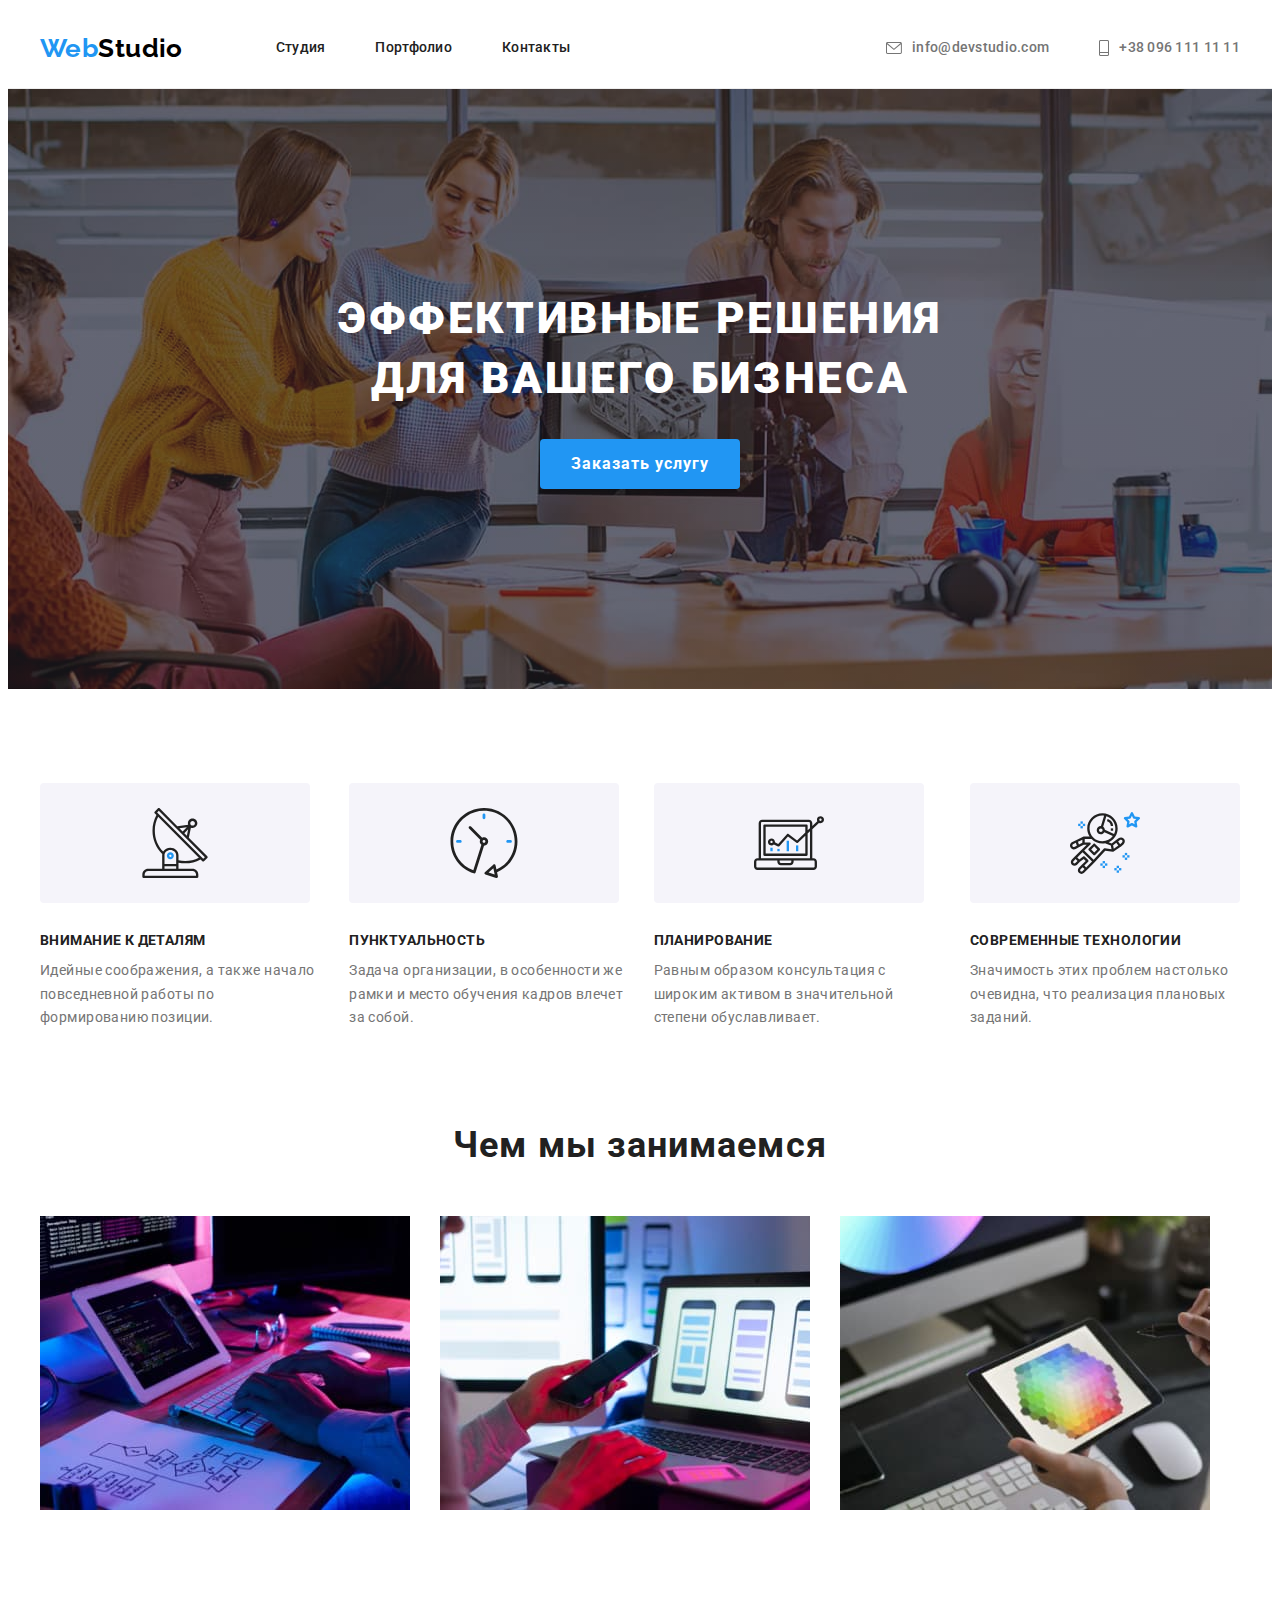
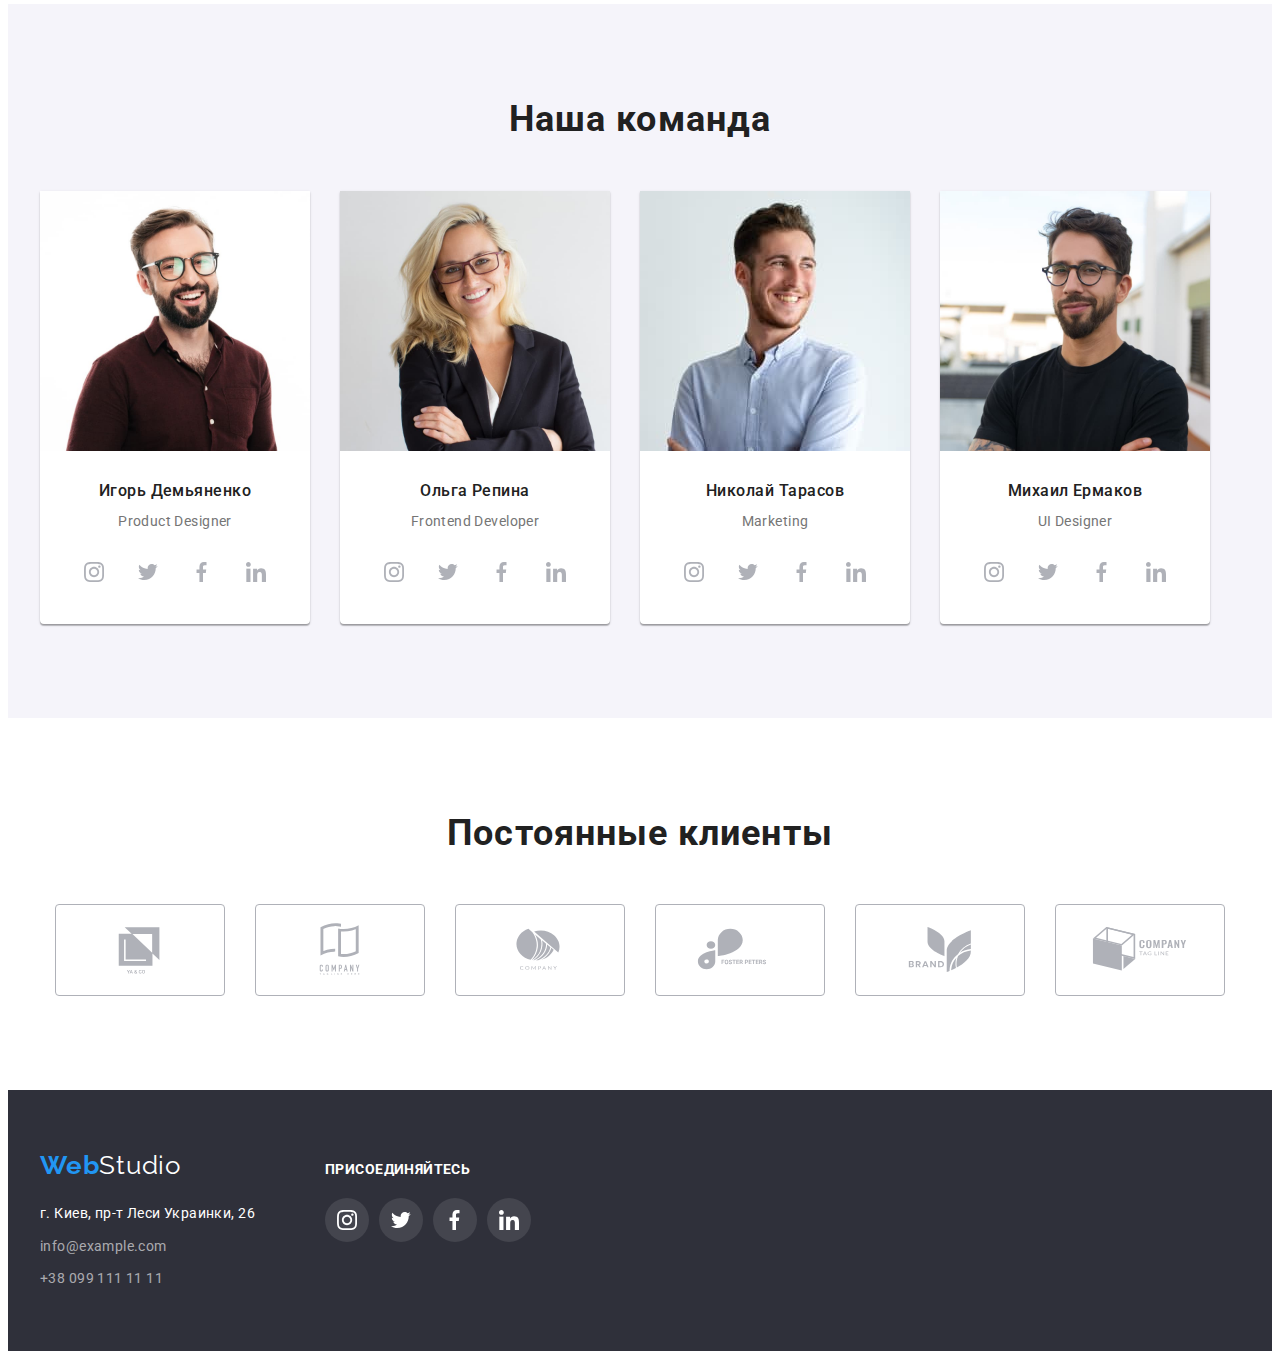
<file: index.html>
<!DOCTYPE html>
<html lang="ru">

<head>
    <meta charset="UTF-8">
    <meta http-equiv="X-UA-Compatible" content="IE=edge">
    <meta name="viewport" content="width=device-width, initial-scale=1.0">
    <title>Document</title>
    <link rel="preconnect" href="https://fonts.googleapis.com">
    <link rel="preconnect" href="https://fonts.gstatic.com" crossorigin>
    <link href="https://fonts.googleapis.com/css2?family=Raleway:wght@700&family=Roboto:wght@400;500;700;900&display=swap"
        rel="stylesheet">
       <link rel="stylesheet" href="https://cdnjs.cloudflare.com/ajax/libs/modern-normalize/1.1.0/modern-normalize.min.css" integrity="sha512-wpPYUAdjBVSE4KJnH1VR1HeZfpl1ub8YT/NKx4PuQ5NmX2tKuGu6U/JRp5y+Y8XG2tV+wKQpNHVUX03MfMFn9Q==" crossorigin="anonymous" referrerpolicy="no-referrer" />
    <link rel="stylesheet" href="./css/styles.css"/>
</head>
<body>
    <header class="header">
        <div class="container header-container">
        <nav class="header-navigation"> 
            <a href="/" class="header-logo link">
               Web<span class="logo-blak">Studio</span> </a>
            <ul class="header-list" >
                <li class="header-item"><a class="link header-link" href="">Студия</a></li>
                <li class="header-item"><a class="link header-link" href="./portfolio.html">Портфолио</a></li>
                <li class="header-item"><a class="link header-link" href="">Контакты</a></li>
            </ul>
        </nav>
        <ul class="header-list">
            <li class="list-contact"><a class="link header-contact" href="mailto:info@devstudio.com">
                <svg class="header-icon" width="16" height="12">
                <use href="./images/icons.svg#icon-envelope1">
            </use>
            </svg>
                  info@devstudio.com</a>
           </li>
           
           
            <li class="list-contact"><a class="link header-contact"href="tel:+380961111111">
                <svg class="header-icon"width="10" height="16">
                    <use href="./images/icons.svg#icon-Vectorhover">
                    </use>
                    </svg>
                +38 096 111 11 11</a>
            </li>
            </div>
        </ul>
        </header>
    <main>
         <section class=" hero">
             <div class="container ">
                <h1 class="hero-title">Эффективные решения<br> для вашего бизнеса</h1>
                <button class="hero-btn"type="button">Заказать услугу</button>
             </div>
        </section>
        <section class="section">
            <div class="container">
            <h2 class="visually-hidden">Особенности</h2>
            <ul class="features-list">
               
                <li class="features-item">
                    <div class="features-icons-svg">
                    <svg class="features-icons">
                        <use href="./images/icons.svg#icon-antenna">
                        </use>
                    </svg>
                    </div>
                    <h3 class="features-title">Внимание к деталям</h3>
                    <p>Идейные соображения, а также начало повседневной работы по формированию позиции.</p>
                </li>
                <li class="features-item">
                    <div class="features-icons-svg">
                    <svg class="features-icons">
                        <use href="./images/icons.svg#icon-clock">
                        </use>
                    </svg>
                </div>
                    <h3 class="features-title">Пунктуальность</h3>
                    <p>Задача организации, в особенности же рамки и место обучения кадров влечет за собой.</p>
                </li>
                <li class="features-item">
                    <div class="features-icons-svg">
                    <svg class="features-icons">
                        <use href="./images/icons.svg#icon-diagram">
                        </use>
                    </svg>
                    </div>
                    <h3 class="features-title">Планирование</h3>
                    <p class="features-text">Равным образом консультация с широким активом в значительной степени обуславливает.</p>

                </li>
                <li class="features-item">
                    <div class="features-icons-svg">
                    <svg class="features-icons">
                        <use href="./images/icons.svg#icon-astronaut">
                        </use>
                    </svg>
                    </div>
                    <h3 class="features-title">Современные технологии</h3>
                    <p>Значимость этих проблем настолько очевидна, что реализация плановых заданий.</p>

                </li>
            </ul>
            </div>
             </section>
        <section class="section work-section">
            <div class="container">
            <h2 class="work-title">Чем мы занимаемся</h2>
            <ul class="work-list">
                <li class="work-item">
                    <img src="./images/img1.jpg" alt="вёрстка" width="370" height="294" />
                </li>
                <li class="work-item">
                    <img src="./images/img2.jpg" alt="программа для телефона" width="370" height="294" />
                </li>
                <li class="work-item">
                    <img src="./images/img3.jpg" alt="игра" width="370" height="294" />
                </li>
            </ul>
            </div>
        </section>
        <section class="section team-section">
            <div class="container">
            <h2 class="team-title">Наша команда</h2>
            <ul class=" team-list">
                <li class="team-item">
                    <img src="./images/photo.img1.jpg" alt="фото" width="270" height="260" />
                    <div class="container-name">
                    <h3 class="team-item-name">Игорь Демьяненко</h3>
                    <p class="team-text">Product Designer</p>

                    <ul class="team-contacts-list">
                        <li class="team-contacts">
                            <a class= "team-social-link" href="" ><svg class="team-social-link-icon" width="20" height="20">
                                <use href="./images/icons.svg#icon-instagram"></use>
                            </svg></a>
                            
                        </li>
                        <li class="team-contacts">
                            <a class="team-social-link" href=""><svg class="team-social-link-icon" width="20" height="20">
                                <use href="./images/icons.svg#icon-Vector"></use>
                            </svg></a>
                            </li>

                        <li class="team-contacts">
                            <a class= "team-social-link" href="" ><svg class="team-social-link-icon" width="20" height="20">
                                <use href="./images/icons.svg#icon-fecebook"></use>
                            </svg></a>
                            </li>

                        <li class="team-contacts">
                            <a class= "team-social-link" href="" ><svg class="team-social-link-icon" width="20" height="20">
                                <use href="./images/icons.svg#icon-linkedin"></use>
                            </svg></a>
                            </li>
                    </ul>
                    </div>
                </li>
                    <li class="team-item">
                    <img src="./images/photo.img2.jpg" alt="фото" width="270" height="260" />
                    <div class="container-name">
                    <h3 class="team-item-name">Ольга Репина</h3>
                    <p class="team-text">Frontend Developer</p>
                    <ul class="team-contacts-list">
                        <li class="team-contacts">
                            <a class="team-social-link" href=""><svg class="team-social-link-icon" width="20" height="20">
                                    <use href="./images/icons.svg#icon-instagram"></use>
                                </svg></a>
                    </li>
                    <li class="team-contacts">
                        <a class="team-social-link" href=""><svg class="team-social-link-icon" width="20" height="20">
                                <use href="./images/icons.svg#icon-Vector"></use>
                            </svg></a>
                    </li>
                    <li class="team-contacts">
                        <a class="team-social-link" href=""><svg class="team-social-link-icon" width="20" height="20">
                                <use href="./images/icons.svg#icon-fecebook"></use>
                            </svg></a>
                    </li>
                    <li class="team-contacts">
                        <a class="team-social-link" href=""><svg class="team-social-link-icon" width="20" height="20">
                                <use href="./images/icons.svg#icon-linkedin"></use>
                            </svg></a>
                    </li>
                    </ul>

                    </div>
                </li>
                <li class="team-item">
                    <img src="./images/photo.img3.jpg" alt="фото" width="270" height="260" />
                    <div class="container-name">
                    <h3 class="team-item-name">Николай Тарасов</h3>
                    <p class="team-text">Marketing</p>
                    <ul class="team-contacts-list">
                        <li class="team-contacts">
                            <a class="team-social-link" href=""><svg class="team-social-link-icon" width="20" height="20">
                                    <use href="./images/icons.svg#icon-instagram"></use>
                                </svg></a>
                       </li>
                        <li class="team-contacts">
                            <a class="team-social-link" href=""><svg class="team-social-link-icon" width="20" height="20">
                                    <use href="./images/icons.svg#icon-Vector"></use>
                                </svg></a>
                        </li>
                        <li class="team-contacts">
                            <a class="team-social-link" href=""><svg class="team-social-link-icon" width="20" height="20">
                                    <use href="./images/icons.svg#icon-fecebook"></use>
                                </svg></a>
                        </li>
                        <li class="team-contacts">
                            <a class="team-social-link" href=""><svg class="team-social-link-icon" width="20" height="20">
                                    <use href="./images/icons.svg#icon-linkedin"></use>
                                </svg></a>
                        </li>
                        </ul>

                    </div>
                </li>
                <li class="team-item">
                    <img src="./images/photo.img4.jpg" alt="фото" width="270" height="260" />
                    <div class="container-name">
                    <h3 class="team-item-name">Михаил Ермаков</h3>
                    <p class="team-text">UI Designer</p>
                    <ul class="team-contacts-list">
                        <li class="team-contacts">
                            <a class="team-social-link" href=""><svg class="team-social-link-icon" width="20" height="20">
                                    <use href="./images/icons.svg#icon-instagram"></use>
                                </svg></a>
                    
                        </li>
                        <li class="team-contacts">
                            <a class="team-social-link" href=""><svg class="team-social-link-icon" width="20" height="20">
                                    <use href="./images/icons.svg#icon-Vector"></use>
                                </svg></a>
                        </li>
                        <li class="team-contacts">
                            <a class="team-social-link" href=""><svg class="team-social-link-icon" width="20" height="20">
                                    <use href="./images/icons.svg#icon-fecebook"></use>
                                </svg></a>
                        </li>
                        <li class="team-contacts">
                            <a class="team-social-link" href=""><svg class="team-social-link-icon" width="20" height="20">
                                    <use href="./images/icons.svg#icon-linkedin"></use>
                                </svg></a>
                        </li>
                        </ul>

                    </div>
                </li>
            </ul>
            </div>
        </section>
        <section class="section client-section">
            <div class="container">
          <h4 class="client-title">Постоянные клиенты</h4>
          <ul class="client-list">
            <li class="client-compani">
                <a class="client-compani-contact" href="">
                    <svg class="client-compani-icon">
                        <use href="./images/icons.svg#icon-Logo1"></use>
                    </svg>
                </a>

            </li>
            <li class="client-compani">
                <a class="client-compani-contact" href="">
                    <svg class="client-compani-icon">
                        <use href="./images/icons.svg#icon-Logo2"></use> 
                    </svg>
                </a>
            </li>
            <li class="client-compani">
                <a class="client-compani-contact" href="">
                    <svg class="client-compani-icon">
                    <use href="./images/icons.svg#icon-Logo3"></use> </svg></a>
            </li>
            <li class="client-compani">
                <a class="client-compani-contact" href="">
                    <svg class="client-compani-icon">
                    <use href="./images/icons.svg#icon-Logo4"></use> </svg></a>
            </li>
            <li class="client-compani">
                <a class="client-compani-contact" href="">
                    <svg class="client-compani-icon">
                    <use  href="./images/icons.svg#icon-Logo5"></use> </svg></a>
            </li>
            <li class="client-compani">
                <a class="client-compani-contact" href="">
                    <svg class="client-compani-icon">
                    <use href="./images/icons.svg#icon-Logo6"></use> </svg></a>
            </li>
            
          </ul>
</section>
    </main>
    
    <section class="footer">
        <div class="container footer-all">
            <div class="footer-container">
        <a href="/" class="footer-logo link">
            Web<span class="logo-light">Studio</span> </a>
           <address class="footer-adress">
              
            <ul class=" footer-list">
                <li class="footer-item">
                    <a class="footer-coordinates link" href="https://goo.gl/maps/s4ps8haP7JGMtB886" target="_blank" rel="noopener noreferrer">
                        г. Киев, пр-т Леси Украинки, 26</a>
                </li>
                <li class="footer-item">
                    <a class="footer-contact link"href="mailto:info@example.com">info@example.com</a>
                </li>
                <li class="footer-item">
                    <a class="footer-contact link"href="tel:+380991111111">+38 099 111 11 11</a>
                </li>
            </ul>
            </div>
            </address>
       <div class="footer-container-second"> 
        <p class="join-title">ПРИСОЕДИНЯЙТЕСЬ</p>
        
        <ul class="join-list">
            <li class="join-contacts">
                <a class="join-social-link" href=""><svg class="join-social-link-icon" width="20" height="20">
                        <use href="./images/icons.svg#icon-instagram"></use>
                    </svg></a>
            </li>
            <li class="join-contacts">
                <a class="join-social-link" href=""><svg class="join-social-link-icon" width="20" height="20">
                        <use href="./images/icons.svg#icon-Vector"></use>
                    </svg></a>
            </li>
            <li class="join-contacts">
                <a class="join-social-link" href=""><svg class="join-social-link-icon" width="20" height="20">
                        <use href="./images/icons.svg#icon-fecebook"></use>
                    </svg></a>
            </li>
            <li class="join-contacts">
                <a class="join-social-link" href=""><svg class="join-social-link-icon" width="20" height="20">
                        <use href="./images/icons.svg#icon-linkedin"></use>
                    </svg></a>
            </li>
        </ul>
        </div>
        </div>
    </footer>
</body>
</html>
</file>
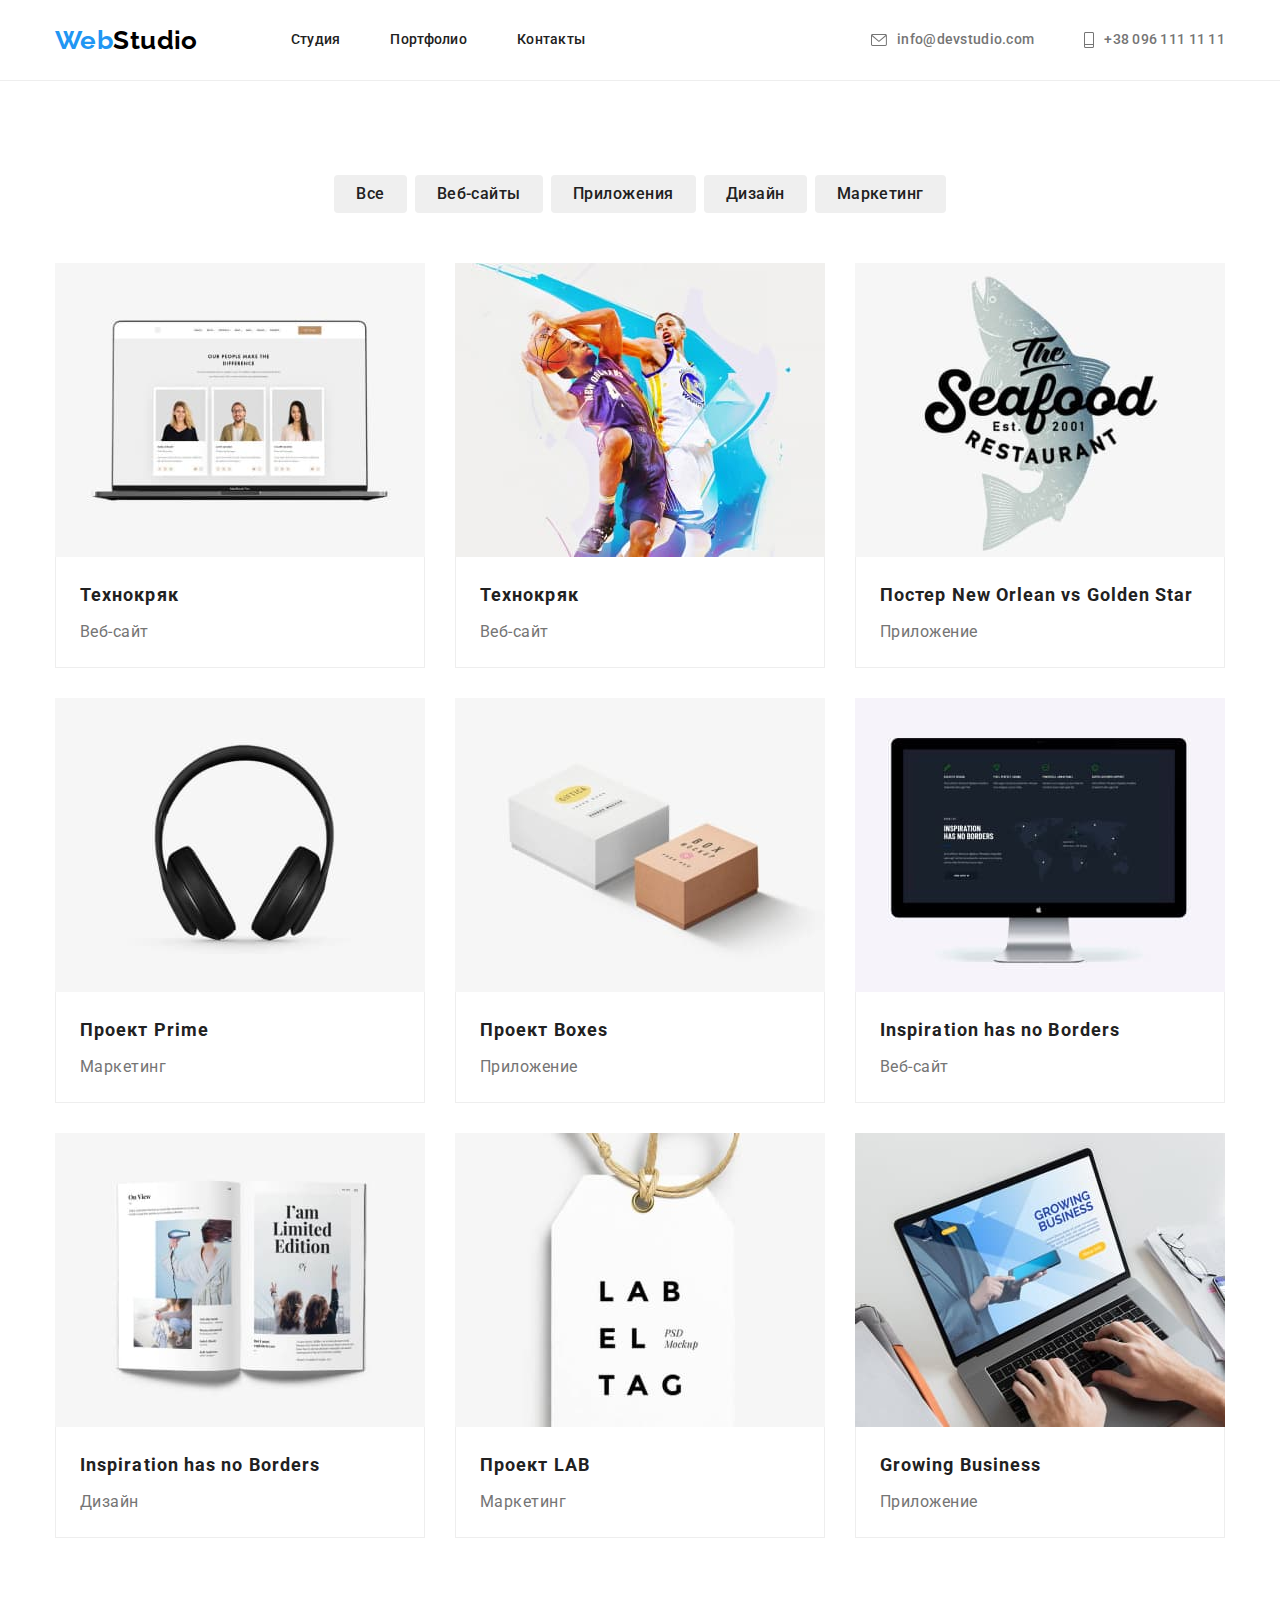
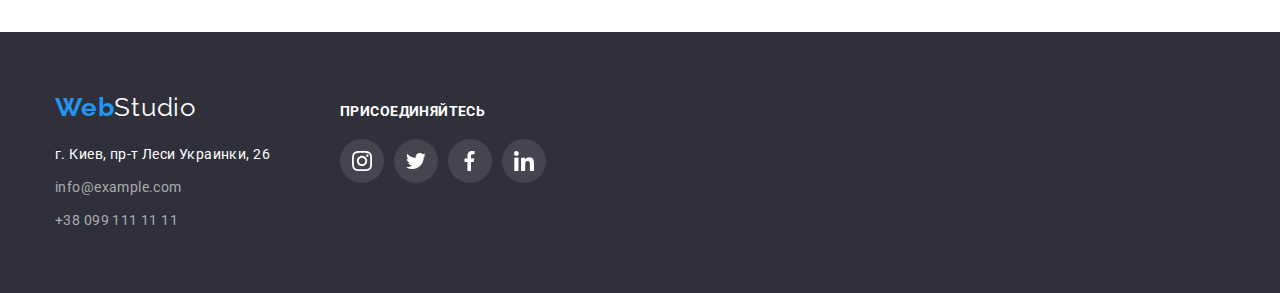
<file: portfolio.html>
<!DOCTYPE html>
<html lang="ru">
<head>
    <meta charset="UTF-8">
    <meta http-equiv="X-UA-Compatible" content="IE=edge">
    <meta name="viewport" content="width=device-width, initial-scale=1.0">
    <title>Document</title>
    <link rel="preconnect" href="https://fonts.googleapis.com">
    <link rel="preconnect" href="https://fonts.gstatic.com" crossorigin>
    <link href="https://fonts.googleapis.com/css2?family=Raleway:wght@700&family=Roboto:wght@400;500;700;900&display=swap"
        rel="stylesheet">
        <link rel="stylesheet" href="https://cdnjs.cloudflare.com/ajax/libs/modern-normalize/1.1.0/modern-normalize.min.css"/>
    <link rel="stylesheet" href="./css/styles.css" />
    </head>
<body>

<header class="header">
    <div class="container header-container">
        <nav class="header-navigation">
            <a href="/" class="header-logo link">
                Web<span class="logo-blak">Studio</span> </a>
            <ul class="header-list">
                <li class="header-item"><a class="link header-link" href="./index.html">Студия</a></li>
                <li class="header-item"><a class="link header-link" href="./portfolio.html">Портфолио</a></li>
                <li class="header-item"><a class="link header-link" href="">Контакты</a></li>
            </ul>
        </nav>
        <ul class="header-list">
            
            <li class="list-contact"><a class="link header-contact" href="mailto:info@devstudio.com">
                    <svg class="header-icon" width="16" height="12">
                        <use href="./images/icons.svg#icon-envelope1">
                        </use>
                    </svg>
                    info@devstudio.com</a>
            </li>
             <li class="list-contact"><a class="link header-contact" href="tel:+380961111111">
                    <svg class="header-icon" width="10" height="16">
                        <use href="./images/icons.svg#icon-Vectorhover">
                        </use>
                    </svg>
                    +38 096 111 11 11</a>
            </li>
            </div>
        </ul>
        </header>
    <main>
 <section class="section">
    <div class="container">
    <h1 class="visually-hidden">Buttons</h1>
    <ul class="list buttons-list">
        
       <li class="buttons-item">
        <a class="button-item-btn" href="/">
            <button class="buttons-btn button" type="button">Все</button>
            </a>
        </li>
        
        
        <li class="buttons-item">
            <a class="button-item-btn" href="/">
            <button class="buttons-btn button" type="button">Веб-сайты</button>
            </a>
        </li>
        
        
        <li class="buttons-item">
            <a class="button-item-btn" href="/">
            <button class="buttons-btn button" type="button">Приложения</button>
            </a>
        </li>
       
        
        <li class="buttons-item">
            <a class="button-item-btn" href="/">
            <button class="buttons-btn button" type="button">Дизайн</button>
            </a>
        </li>
        
        
        <li class="buttons-item">
            <a class="button-item-btn" href="/">
            <button class="buttons-btn button" type="button">Маркетинг</button>
            </a>
        </li>
        
    </ul>
    <ul class="images-list" >
        <li  class="images-item" >
            <a class="images-item-progect" href="/">
             <div class="images-card-thumb">
            <img src="./images/progect1.jpg" alt="технокряк" width="370" height="294" />
            </div>
            <div class="images-contents">
            <h2 class="images-title">Технокряк</h2>
            <p class="images-text">Веб-сайт</p>
            </div>
            </a>
           </li>
        <li class="images-item">
            <a class="images-item-progect" href="/">
           <div class="images-card-thumb">
            <img src="./images/progect2.jpg" alt="постер" width="370" height="294" />
            </div>
            <div class="images-contents">
            <h2 class="images-title">Технокряк</h2>
            <p class="images-text">Веб-сайт</p>
             </div>
            </a>
        </li>
        <li class="images-item">
            <a class="images-item-progect" href="/">
                <div class="images-card-thumb">
            <img src="./images/progect3.jpg" alt="ресторан" width="370" height="294" />
            </div>
            <div class="images-contents">
            <h2 class="images-title">Постер New Orlean vs Golden Star</h2>
            <p class="images-text">Приложение</p>
            </div>
            </a>
        </li>
        <li class="images-item">
            <a class="images-item-progect" href="/">
           <div class="images-card-thumb">
            <img src="./images/progect4.jpg" alt="проект" width="370" height="294" />
            </div>
            <div class="images-contents">
            <h2 class="images-title">Проект Prime</h2>
            <p class="images-text">Маркетинг</p>
            </div>
            </a>
        </li>
        <li class="images-item">
            <a class="images-item-progect" href="/">
            <div class="images-card-thumb">
            <img src="./images/progect5.jpg" alt="проект" width="370" height="294" />
            </div>
            <div class="images-contents">
            <h2 class="images-title">Проект Boxes</h2>
            <p class="images-text">Приложение</p>
           </div>
        </a>
        </li>
        <li class="images-item">
            <a class="images-item-progect" href="/">
            <div class="images-card-thumb">
            <img src="./images/progect6.jpg" alt="без границ" width="370" height="294" />
            </div>
            <div class="images-contents">
            <h2 class="images-title">Inspiration has no Borders</h2>
            <p class="images-text">Веб-сайт</p>
            </div>
            </a>
        </li>
        <li class="images-item">
            <a class="images-item-progect" href="/">
           <div class="images-card-thumb">
            <img src="./images/progect7.jpg" alt="издание" width="370" height="294" />
            </div>
            <div class="images-contents">
            <h2 class="images-title">Inspiration has no Borders</h2>
            <p class="images-text">Дизайн</p>
            </div>
            </a>
        </li>
        <li class="images-item">
            <a class="images-item-progect" href="/">
            <div class="images-card-thumb">
            <img src="./images/progect8.jpg" alt="лейба" width="370" height="294" />
            </div>
            <div class="images-contents">
            <h2 class="images-title">Проект LAB</h2>
            <p class="images-text">Маркетинг</p>
            </div>
            </a>
        </li>
        <li class="images-item">
            <a class="images-item-progect" href="/">
             <div class="images-card-thumb">
            <img src="./images/progect9.jpg" alt="бизнес" width="370" height="294" />
            </div>
            <div class="images-contents">
            <h2 class="images-title">Growing Business</h2>
            <p class="images-text">Приложение</p>
            </div>
            </a>
        </li>
    </ul>
    </div>
</section>
</main>
<section class="footer">
    <div class="container footer-all">
        <div class="footer-container">
            <a href="/" class="footer-logo link">
                Web<span class="logo-light">Studio</span> </a>
            <address class="footer-adress">

                <ul class=" footer-list">
                    <li class="footer-item">
                        <a class="footer-coordinates link" href="https://goo.gl/maps/s4ps8haP7JGMtB886" target="_blank"
                            rel="noopener noreferrer">
                            г. Киев, пр-т Леси Украинки, 26</a>
                    </li>
                    <li class="footer-item">
                        <a class="footer-contact link" href="mailto:info@example.com">info@example.com</a>
                    </li>
                    <li class="footer-item">
                        <a class="footer-contact link" href="tel:+380991111111">+38 099 111 11 11</a>
                    </li>
                </ul>
        </div>
        </address>
        <div class="footer-container-second">
            <p class="join-title">ПРИСОЕДИНЯЙТЕСЬ</p>

            <ul class="join-list">
                <li class="join-contacts">
                    <a class="join-social-link" href=""><svg class="join-social-link-icon" width="20" height="20">
                            <use href="./images/icons.svg#icon-instagram"></use>
                        </svg></a>
                </li>
                <li class="join-contacts">
                    <a class="join-social-link" href=""><svg class="join-social-link-icon" width="20" height="20">
                            <use href="./images/icons.svg#icon-Vector"></use>
                        </svg></a>
                </li>
                <li class="join-contacts">
                    <a class="join-social-link" href=""><svg class="join-social-link-icon" width="20" height="20">
                            <use href="./images/icons.svg#icon-fecebook"></use>
                        </svg></a>
                </li>
                <li class="join-contacts">
                    <a class="join-social-link" href=""><svg class="join-social-link-icon" width="20" height="20">
                            <use href="./images/icons.svg#icon-linkedin"></use>
                        </svg></a>
                </li>
            </ul>
        </div>
    </div>
    </footer>
    </body>

    </html>
</file>
<file: css/styles.css>
:root {
  --second-title-color: #212121;
  --main-text-color: #757575;
  --main-title-color: #212121;
  --second-text-color: #ffffff;
  --accent-color: #2196f3;
  --main-btn-color: #ffffff;
  --header-text-color: #212121;
  --footer-text-color: rgba(255, 255, 255, 0.6);
  --footer-background-color: #2f303a;
}
h1,
h2,
h3,
h4,
h5,
h6,
p {
  margin: 0;
}
ul {
  list-style: none;
  margin: 0;
  padding: 0;
}
img {
  display: block;
  max-width: 100%;
  height: auto;
}

.container {
  width: 1200px;
  padding-left: 15px;
  padding-right: 15px;
  margin: 0 auto;
}

body {
  font-family: "Roboto", sans-serif;
  font-size: 14px;
  line-height: 1.71;
  letter-spacing: 0.03em;
  color: var(--main-text-color);
}
.section {
  padding-top: 94px;
  padding-bottom: 94px;
}
.section-title {
  font-weight: 700;
  font-size: 36px;
  line-height: 1.17;
  letter-spacing: 0.03em;
  color: var(--second-title-color);
}
.work-section {
  padding-top: 0;
}
.team-section {
  background-color: #f5f4fa;
}

.link {
  text-decoration: none;
}

.visually-hidden {
  position: absolute;
  clip: rect(0 0 0 0);
  width: 1px;
  height: 1px;
  margin: -1px;
  border: 0;
  padding: 0;
  overflow: hidden;
}
/*--------HEADER----------------*/
.header {
  border-bottom: 1px solid #eeeeee;
}
.header-logo {
  font-family: Raleway, sans-serif;
  font-weight: 700;
  font-size: 26px;
  line-height: 1.19;
  color: var(--accent-color);
  margin-right: 93px;
}
.logo-blak {
  color: #000;
}
.header-navigation {
  display: flex;
  align-items: center;
}
.header-container {
  display: flex;
  align-items: center;
}
.header-item:not(:last-child) {
  margin-right: 50px;
}
.header-link {
  display: block;
  font-weight: 500;
  font-size: 14px;
  line-height: 1.14;
  letter-spacing: 0.02em;
  color: var(--header-text-color);
  padding-top: 32px;
  padding-bottom: 32px;
}
.header-link:hover,
.header-link:focus {
  color: var(--accent-color);
}
.header-list {
  display: flex;
  margin-left: auto;
}
.list-contact:not(:last-child) {
  margin-right: 50px;
}

.header-contact:hover,
.header-contact:focus {
  color: var(--accent-color);
}
.header-contact {
  font-weight: 500;
  font-size: 14px;
  line-height: 1.14;
  letter-spacing: 0.02em;
  color: var(--main-text-color);
  display: flex;
  align-items: center;
}
.header-icon {
  margin-right: 10px;
  fill: currentColor;
}
.header-contact:hover .header-icon,
.header-contact:focus .header-icon {
  fill: var(--accent-color);
}

/*--------HERO----------------*/
.hero {
  background-color: var(--footer-background-color);
  max-width: 1600px;
  padding-top: 200px;
  padding-bottom: 200px;
  margin-left: auto;
  margin-right: auto;
  text-align: center;
  background-image: linear-gradient(
      rgba(47, 48, 58, 0.4),
      rgba(47, 48, 58, 0.4)
    ),
    url(../images/hero-img.jpg);
  background-size: cover;
  background-repeat: no-repeat;
  background-position: center;
}

.hero-title {
  font-weight: 900;
  font-size: 44px;
  line-height: 1.36;
  text-align: center;
  letter-spacing: 0.06em;
  text-transform: uppercase;
  color: var(--second-text-color);
}
.hero-btn {
  font-family: inherit;
  font-weight: 700;
  font-size: 16px;
  line-height: 1.87;
  align-items: center;
  letter-spacing: 0.06em;
  color: var(--main-btn-color);
  cursor: pointer;
  background: #2196f3;
  box-shadow: 0px 4px 4px rgba(0, 0, 0, 0.15);
  border-radius: 4px;
  border: transparent;
  min-width: 200px;
  min-height: 50px;
  margin-top: 30px;
}
/*--------FEATURES----------------*/
.features-list {
  display: flex;
}

.features-icons-svg {
  display: flex;
  justify-content: center;
  align-items: center;
  width: 270px;
  height: 120px;
  margin-bottom: 30px;
  background-color: #f5f4fa;
  border-radius: 4px;
}
.features-item:not(:last-child) {
  margin-right: 30px;
}
.features-icons {
  width: 70px;
  height: 70px;
}

.features-title {
  font-weight: 700;
  font-size: 14px;
  line-height: 1.14;
  letter-spacing: 0.03em;
  text-transform: uppercase;
  color: var(--second-title-color);
  margin-bottom: 10px;
}
/*--------WORK----------------*/

.work-title {
  font-weight: 700;
  font-size: 36px;
  line-height: 1.17;
  text-align: center;
  letter-spacing: 0.03em;
  color: var(--second-title-color);
  margin-bottom: 50px;
}
.work-list {
  display: flex;
}
.work-item {
  align-items: center;
  margin-right: 30px;
}
.work-item:last-child {
  margin-right: 0;
}

/*--------TEAM----------------*/
.team-title {
  font-weight: 700;
  font-size: 36px;
  line-height: 1.17;
  text-align: center;
  letter-spacing: 0.03em;
  color: var(--second-title-color);
  margin-bottom: 50px;
}
.team-list {
  display: flex;
}
.team-item:not(:last-child) {
  margin-right: 30px;
}
.team-item {
  background: #ffffff;

  box-shadow: 0px 1px 3px rgba(0, 0, 0, 0.12), 0px 1px 1px rgba(0, 0, 0, 0.14),
    0px 2px 1px rgba(0, 0, 0, 0.2);
  border-radius: 0px 0px 4px 4px;
}
.container-name {
  padding-top: 30px;
  padding-bottom: 30px;
}
.team-item-name {
  font-weight: 500;
  font-size: 16px;
  line-height: 1.19;
  text-align: center;
  letter-spacing: 0.03em;
  color: var(--second-title-color);
  margin-bottom: 10px;
}
.team-text {
  text-align: center;
  margin-bottom: 16px;
}
.team-contacts-list {
  display: flex;
  justify-content: center;
}

.team-contacts {
  width: 44px;
  height: 44px;
  border-radius: 50%;
}
.team-contacts + .team-contacts {
  margin-left: 10px;
}
.team-social-link {
  width: 100%;
  height: 100%;
  display: flex;
  align-items: center;
  justify-content: center;
}
.team-social-link-icon {
  fill: #afb1b8;
}
.team-social-link:hover .team-social-link-icon,
.team-social-list:focus .team-social-link-icon {
  fill: var(--second-text-color);
}
.team-social-link:hover,
.team-social-link:focus {
  background-color: var(--accent-color);
  border-radius: 50%;
}
/*--------CLIENTS----------------*/
.client-title {
  font-weight: 700;
  font-size: 36px;
  line-height: 1.17;
  text-align: center;
  letter-spacing: 0.03em;
  color: var(--main-title-color);
  margin-bottom: 50px;
}
.client-list {
  display: flex;
  justify-content: center;
}

.client-compani {
  width: 170px;
  height: 92px;
  display: block;
  border-radius: 4px;
}
.client-compani-contact {
  display: flex;
  justify-content: center;
  align-items: center;
  width: 170px;
  height: 92px;
  border: 1px solid #afb1b8;
  box-sizing: border-box;
  border-radius: 4px;
}

.client-compani + .client-compani {
  margin-left: 30px;
}

.client-compani-icon {
  width: 106px;
  height: 60px;
  fill: #afb1b8;
}
.client-compani-contact:hover .client-compani-icon,
.client-compani-contact:focus .client-compani-icon {
  fill: var(--accent-color);
}

.client-compani-contact:hover,
.client-compani-contact:focus {
  border-color: var(--accent-color);
}

/*--------FOOTER----------------*/

.footer {
  padding: 60px 0px;
  background: var(--footer-background-color);
}
.footer-all {
  display: flex;
  align-items: baseline;
}
.footer-container {
  margin-right: 70px;
}
.footer-logo {
  font-family: Raleway, sans-serif;
  font-style: normal;
  font-weight: normal;
  font-weight: 700;
  font-size: 26px;
  line-height: 1.19;
  letter-spacing: 0.03em;
  color: var(--accent-color);
  margin-bottom: 20px;
}
.logo-light {
  font-style: normal;
  font-weight: normal;
  color: var(--second-text-color);
}
.footer-adress {
  margin-top: 20px;
}
.footer-item:not(:last-child) {
  margin-bottom: 9px;
}
.footer-coordinates {
  font-style: normal;
  font-weight: normal;
  font-size: 14px;
  line-height: 1.17;
  letter-spacing: 0.03em;
  color: var(--second-text-color);
}
.footer-contact {
  font-style: normal;
  font-weight: normal;
  font-size: 14px;
  line-height: 1.71;
  letter-spacing: 0.03em;
  color: var(--footer-text-color);
}

.join-title {
  font-style: normal;
  font-weight: bold;
  font-size: 14px;
  line-height: 1.14;
  letter-spacing: 0.03em;
  text-transform: uppercase;
  color: #ffffff;
  margin-bottom: 20px;
}
.join-list {
  display: flex;
  justify-content: center;
}
.join-contacts {
  width: 44px;
  height: 44px;
  background-color: rgba(255, 255, 255, 0.1);
  border-radius: 50%;
}
.join-social-link:hover,
.join-social-link:focus {
  background-color: var(--accent-color);
  border-radius: 50%;
}
.join-contacts + .join-contacts {
  margin-left: 10px;
}
.join-social-link {
  width: 100%;
  height: 100%;
  display: flex;
  align-items: center;
  justify-content: center;
}
.join-social-link-icon {
  fill: var(--second-text-color);
}

/*--------PORTFOLIO----------------*/
.buttons-list {
  display: flex;
  justify-content: center;
  margin-bottom: 50px;
}
.buttons-list > .buttons-item:not(:last-child) {
  margin-right: 8px;
}
.buttons-item {
  display: block;
}
.button:hover,
.button:focus {
  background-color: var(--accent-color);
  cursor: pointer;
  color: var(--main-btn-color);
  box-shadow: 0px 3px 1px rgba(0, 0, 0, 0.1), 0px 1px 2px rgba(0, 0, 0, 0.08),
    0px 2px 2px rgba(0, 0, 0, 0.12);
}

.buttons-btn {
  border-style: none;
  border-radius: 4px;
  padding: 6px 22px 6px 22px;
}
.button {
  font-style: normal;
  font-weight: 500;
  font-size: 16px;
  line-height: 1.62;
  text-align: center;
  letter-spacing: 0.03em;
  color: var(--second-title-color);
}

/*--------IMAGES----------------*/
.images-list {
  display: flex;
  flex-wrap: wrap;
  margin-left: -30px;
  margin-top: -30px;
}
.images-item {
  max-width: 100%;
  height: auto;
}
.images-item {
  flex-basis: calc(100% / 3 - 30px);
  margin-left: 30px;
  margin-top: 30px;
}
.images-item-progect {
  display: block;
  color: #212121;
  text-decoration: none;
}
.images-item-progect:hover,
.images-item-progect:focus {
  box-shadow: 0px 1px 1px rgba(0, 0, 0, 0.12), 0px 4px 4px rgba(0, 0, 0, 0.06),
    1px 4px 6px rgba(0, 0, 0, 0.16);
}
.images-contents {
  padding: 20px 24px;
  border: 1px solid #eeeeee;
  box-sizing: border-box;
  border-top: none;
}
.images-title {
  font-weight: 700;
  font-size: 18px;
  line-height: 2;
  letter-spacing: 0.06em;
  color: var(--second-title-color);
}
.images-text {
  margin-top: 4px;
  font-weight: 400;
  font-size: 16px;
  line-height: 1.87;
  letter-spacing: 0.03em;
  color: var(--main-text-color);
}
</file>
